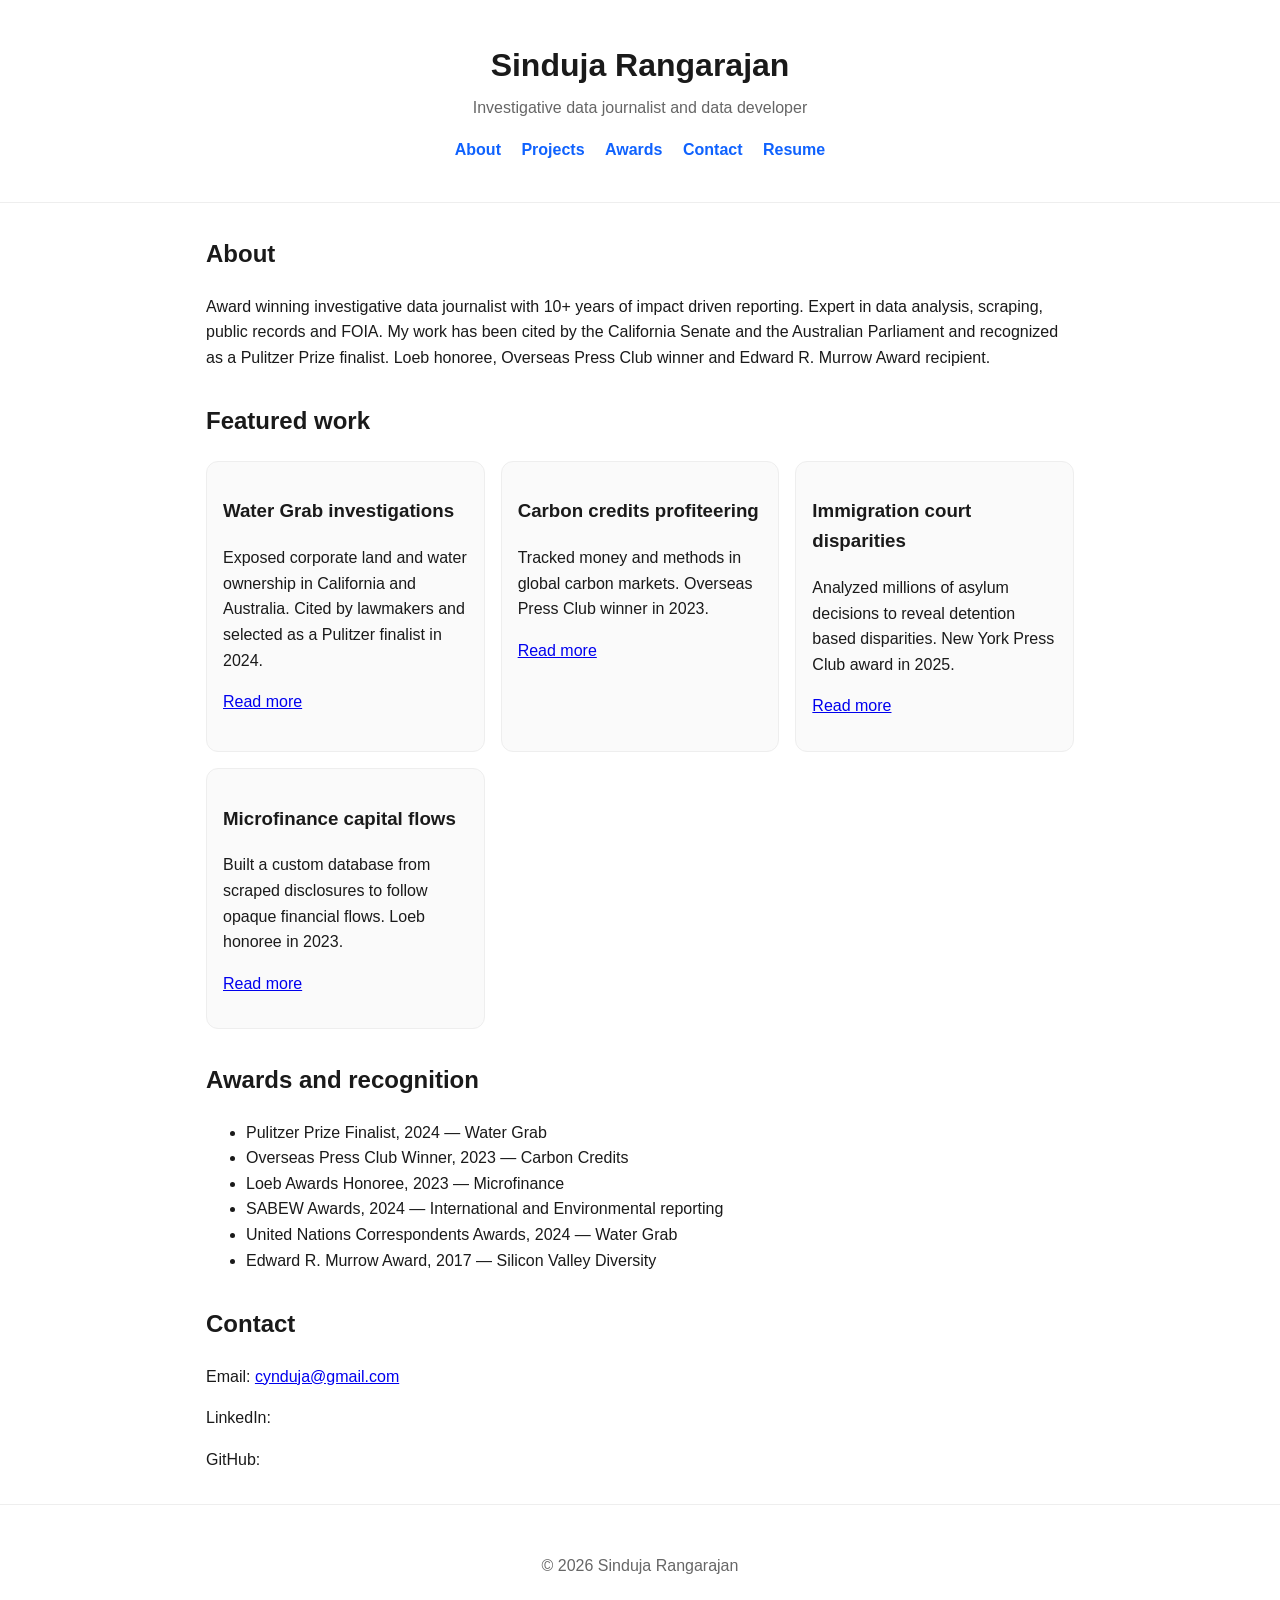
<file: index.html>
<!doctype html>
<html lang="en">
<head>
  <meta charset="utf-8">
  <meta name="viewport" content="width=device-width, initial-scale=1">
  <title>Sinduja Rangarajan — Portfolio</title>
  <meta name="description" content="Portfolio of Sinduja Rangarajan, investigative data journalist and data developer.">
  <link rel="stylesheet" href="style.css">
</head>
<body>
  <header class="site-header">
    <h1>Sinduja Rangarajan</h1>
    <p class="tagline">Investigative data journalist and data developer</p>
    <nav class="nav">
      <a href="#about">About</a>
      <a href="projects/index.html">Projects</a>
      <a href="#awards">Awards</a>
      <a href="#contact">Contact</a>
      <a href="resume/resume.pdf" target="_blank" rel="noopener">Resume</a>
    </nav>
  </header>

  <main>
    <section id="about" class="section">
      <h2>About</h2>
      <p>Award winning investigative data journalist with 10+ years of impact driven reporting. Expert in data analysis, scraping, public records and FOIA. My work has been cited by the California Senate and the Australian Parliament and recognized as a Pulitzer Prize finalist. Loeb honoree, Overseas Press Club winner and Edward R. Murrow Award recipient.</p>
    </section>

    <section id="featured" class="section">
      <h2>Featured work</h2>
      <ul class="card-list">
        <li class="card">
          <h3>Water Grab investigations</h3>
          <p>Exposed corporate land and water ownership in California and Australia. Cited by lawmakers and selected as a Pulitzer finalist in 2024.</p>
          <p><a href="#" target="_blank" rel="noopener">Read more</a></p>
        </li><li class="card">
          <h3>Carbon credits profiteering</h3>
          <p>Tracked money and methods in global carbon markets. Overseas Press Club winner in 2023.</p>
          <p><a href="#" target="_blank" rel="noopener">Read more</a></p>
        </li><li class="card">
          <h3>Immigration court disparities</h3>
          <p>Analyzed millions of asylum decisions to reveal detention based disparities. New York Press Club award in 2025.</p>
          <p><a href="#" target="_blank" rel="noopener">Read more</a></p>
        </li><li class="card">
          <h3>Microfinance capital flows</h3>
          <p>Built a custom database from scraped disclosures to follow opaque financial flows. Loeb honoree in 2023.</p>
          <p><a href="#" target="_blank" rel="noopener">Read more</a></p>
        </li>
      </ul>
    </section>

    <section id="awards" class="section">
      <h2>Awards and recognition</h2>
      <ul>
        <li>Pulitzer Prize Finalist, 2024 — Water Grab</li><li>Overseas Press Club Winner, 2023 — Carbon Credits</li><li>Loeb Awards Honoree, 2023 — Microfinance</li><li>SABEW Awards, 2024 — International and Environmental reporting</li><li>United Nations Correspondents Awards, 2024 — Water Grab</li><li>Edward R. Murrow Award, 2017 — Silicon Valley Diversity</li>
      </ul>
    </section>

    <section id="contact" class="section">
      <h2>Contact</h2>
      <p>Email: <a href="mailto:cynduja@gmail.com">cynduja@gmail.com</a></p>
      <p>LinkedIn: <a href="https://www.linkedin.com/in/sindujarangarajan/" target="_blank" rel="noopener"></a></p>
      <p>GitHub: <a href="https://github.com/cynduja" target="_blank" rel="noopener"></a></p>
    </section>
  </main>

  <footer class="site-footer">
    <p>&copy; <span id="year"></span> Sinduja Rangarajan</p>
  </footer>

  <script>
    document.getElementById('year').textContent = new Date().getFullYear();
  </script>
</body>
</html>
</file>
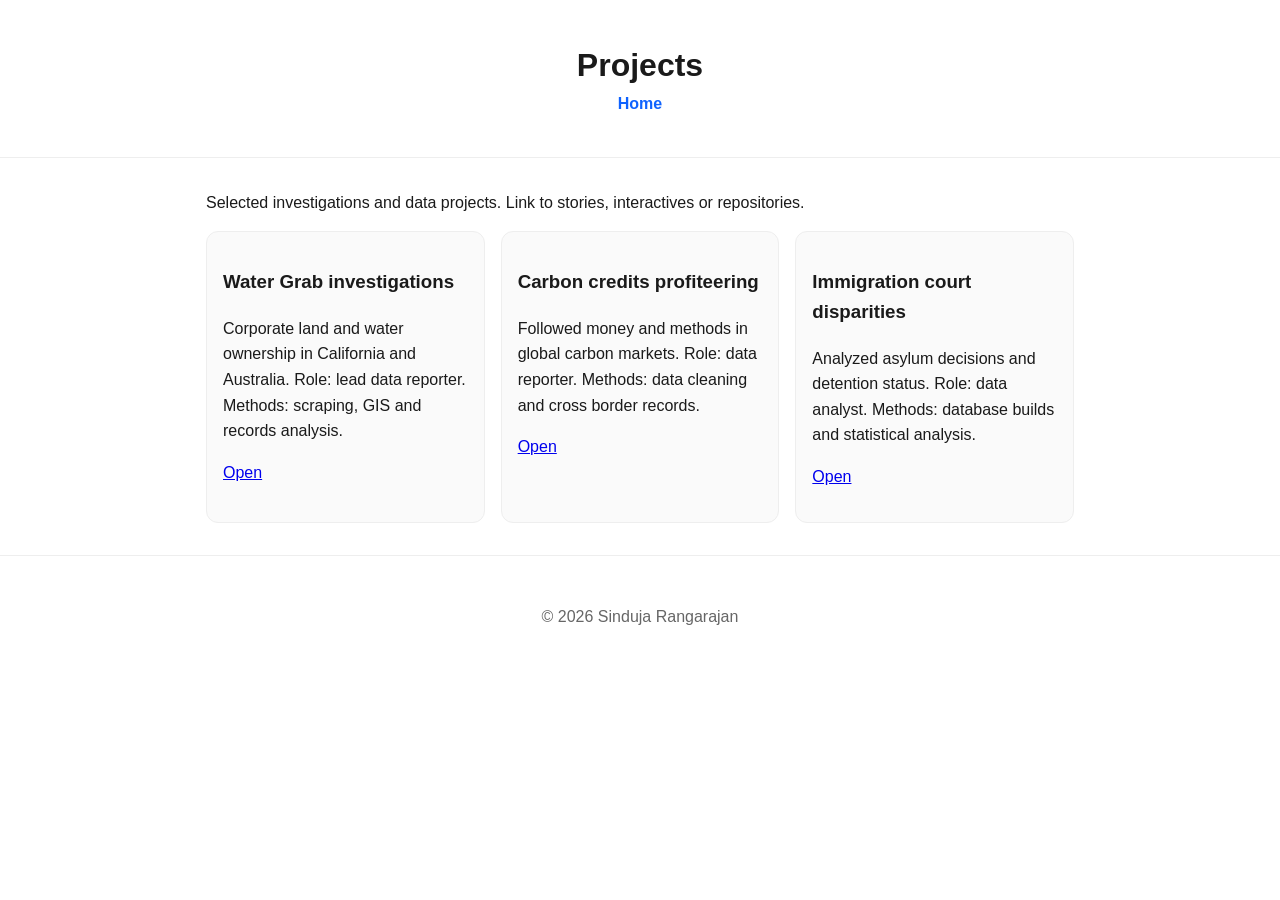
<file: projects/index.html>
<!doctype html>
<html lang="en">
<head>
  <meta charset="utf-8">
  <meta name="viewport" content="width=device-width, initial-scale=1">
  <title>Projects — Sinduja Rangarajan</title>
  <link rel="stylesheet" href="../style.css">
</head>
<body>
  <header class="site-header">
    <h1>Projects</h1>
    <nav class="nav">
      <a href="../index.html">Home</a>
    </nav>
  </header>
  <main class="section">
    <p>Selected investigations and data projects. Link to stories, interactives or repositories.</p>
    <ul class="card-list">
      <li class="card">
        <h3>Water Grab investigations</h3>
        <p>Corporate land and water ownership in California and Australia. Role: lead data reporter. Methods: scraping, GIS and records analysis.</p>
        <p><a href="#" target="_blank" rel="noopener">Open</a></p>
      </li>
      <li class="card">
        <h3>Carbon credits profiteering</h3>
        <p>Followed money and methods in global carbon markets. Role: data reporter. Methods: data cleaning and cross border records.</p>
        <p><a href="#" target="_blank" rel="noopener">Open</a></p>
      </li>
      <li class="card">
        <h3>Immigration court disparities</h3>
        <p>Analyzed asylum decisions and detention status. Role: data analyst. Methods: database builds and statistical analysis.</p>
        <p><a href="#" target="_blank" rel="noopener">Open</a></p>
      </li>
    </ul>
  </main>
  <footer class="site-footer">
    <p>&copy; <span id="year"></span> Sinduja Rangarajan</p>
  </footer>
  <script>
    document.getElementById('year').textContent = new Date().getFullYear();
  </script>
</body>
</html>
</file>
<file: style.css>
:root {
  --bg: #ffffff;
  --text: #1a1a1a;
  --muted: #666;
  --accent: #0f62fe;
}
* { box-sizing: border-box; }
body { margin: 0; font-family: -apple-system, BlinkMacSystemFont, "Segoe UI", Roboto, Helvetica, Arial, sans-serif; color: var(--text); background: var(--bg); line-height: 1.6; }
.site-header { padding: 2.5rem 1rem; text-align: center; border-bottom: 1px solid #eee; }
.site-header h1 { margin: 0; font-size: 2rem; }
.tagline { margin: 0.25rem 0 1rem; color: var(--muted); }
.nav a { margin: 0 0.5rem; text-decoration: none; color: var(--accent); font-weight: 600; }
.nav a:hover { text-decoration: underline; }
.section { max-width: 900px; margin: 2rem auto; padding: 0 1rem; }
.section h2 { margin-top: 0; }
.card-list { display: grid; grid-template-columns: repeat(auto-fit, minmax(240px, 1fr)); gap: 1rem; list-style: none; padding: 0; }
.card { border: 1px solid #eee; border-radius: 12px; padding: 1rem; background: #fafafa; }
.site-footer { text-align: center; padding: 2rem 1rem; border-top: 1px solid #eee; color: var(--muted); }
</file>
